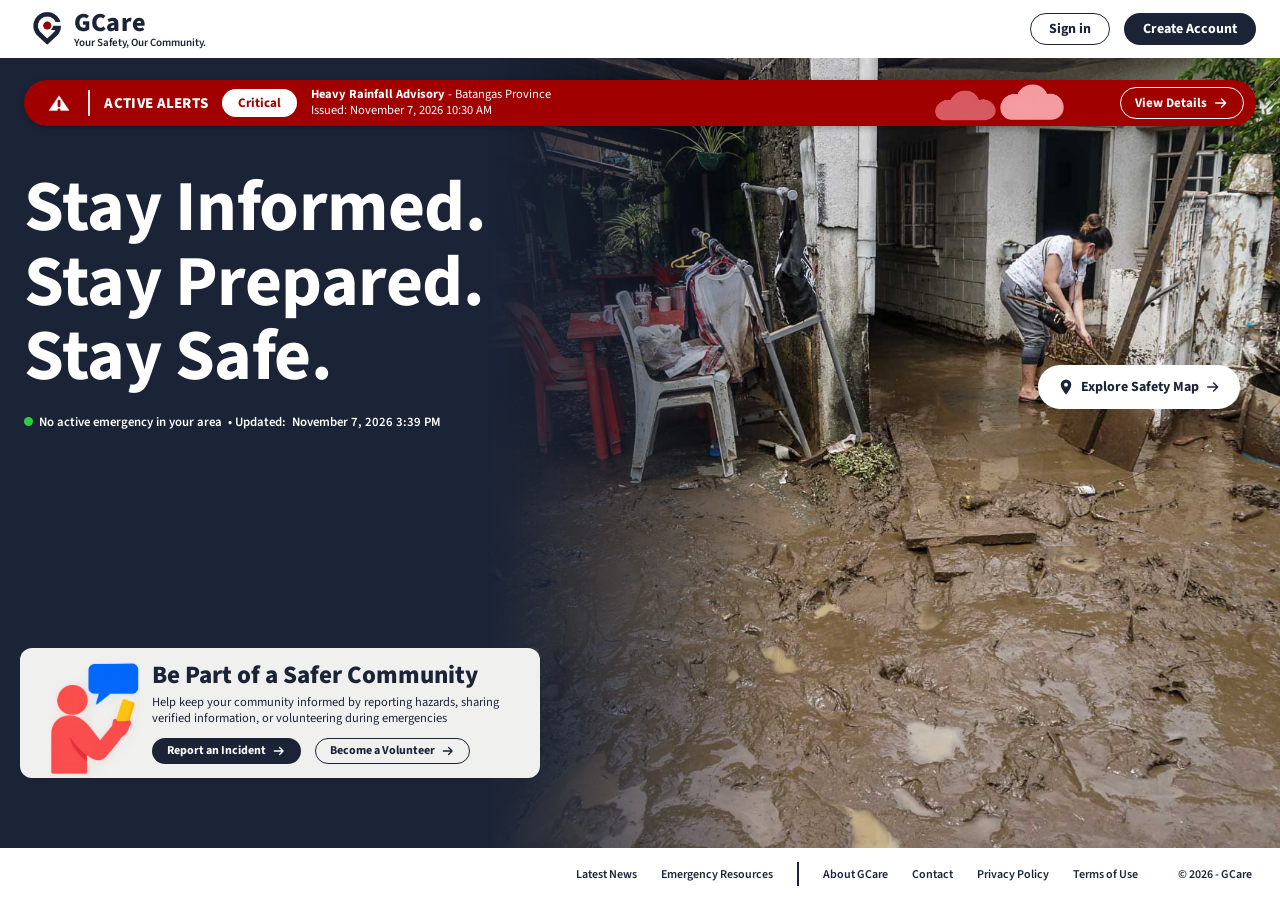
<file: index.html>
<!DOCTYPE html>
<html lang="en">
<head>
  <meta charset="UTF-8">
  <meta name="viewport" content="width=device-width, initial-scale=1">
  <title>GCare – Your Safety, Our Community</title>

  <link rel="preconnect" href="https://fonts.googleapis.com">
  <link rel="preconnect" href="https://fonts.gstatic.com" crossorigin>
  <link href="https://fonts.googleapis.com/css2?family=Source+Sans+3:wght@400;600;700;800&display=swap" rel="stylesheet">

  <link rel="stylesheet" href="css/style.css">
  <link rel="stylesheet" href="css/landing.css">
  <link rel="stylesheet" href="css/auth.css">
</head>
<body>

  <!-- ===== HEADER ===== -->
  <header class="site-header">
    <a href="index.html" class="brand" aria-label="GCare home">
      <img src="images/logo_gcare.jpg" alt="GCare logo" class="brand-logo">
      <span class="brand-text">
        <span class="brand-name">GCare</span>
        <span class="brand-tag">Your Safety, Our Community.</span>
      </span>
    </a>

    <nav class="auth-nav" aria-label="Account">
      <a href="signin.html" class="btn btn-outline-dark" data-auth-open="login">Sign in</a>
      <a href="signup.html" class="btn btn-navy" data-auth-open="signup">Create Account</a>
    </nav>
  </header>

  <!-- ===== HERO ===== -->
  <main class="hero">

    <!-- Active alert banner -->
    <section class="alert-banner" aria-label="Active alerts">

      <img
        src="images/warning_icon.png"
        alt=""
        class="alert-icon"
        aria-hidden="true"
      >

      <span class="alert-divider" aria-hidden="true"></span>

      <strong class="alert-title">ACTIVE ALERTS</strong>

      <span class="alert-level" id="alertLevel">Critical</span>

      <p class="alert-text">
        <strong id="alertHeadline">Heavy Rainfall Advisory</strong> -
        <span id="alertArea">Batangas Province</span><br>
        <span id="alertIssued">Issued: November 7, 2026 10:30 AM</span>
      </p>

      <img
        src="images/clouds.png"
        alt=""
        class="alert-clouds"
        aria-hidden="true"
      >

      <button type="button" class="btn btn-outline-light alert-btn" id="viewDetailsBtn">
        View Details

        <!-- Arrow icon -->
        <svg class="arrow" viewBox="0 0 24 24" aria-hidden="true">
          <path d="M4 12h15M13 6l6 6-6 6"
            fill="none"
            stroke="currentColor"
            stroke-width="2.2"
            stroke-linecap="round"
            stroke-linejoin="round"/>
        </svg>
      </button>
    </section>

    <!-- Headline + status -->
    <div class="hero-copy">
      <h1>
        Stay Informed.<br>
        Stay Prepared.<br>
        Stay Safe.
      </h1>

      <p class="status">
        <span class="status-dot" aria-hidden="true"></span>
        <span id="statusText">No active emergency in your area</span>
        &bull; Updated:
        <time id="statusTime">November 7, 2026 3:39 PM</time>
      </p>
    </div>

    <!-- Explore map -->
    <a href="feed.html" class="btn btn-white explore-btn">

      <!-- Map pin icon -->
      <svg class="pin" viewBox="0 0 24 24" aria-hidden="true">
        <path d="M12 2a7 7 0 0 0-7 7c0 5.2 7 13 7 13s7-7.8 7-13a7 7 0 0 0-7-7z" fill="#1b2437"/>
        <circle cx="12" cy="9" r="2.6" fill="#fff"/>
      </svg>

      Explore Safety Map

      <svg class="arrow" viewBox="0 0 24 24" aria-hidden="true">
        <path d="M4 12h15M13 6l6 6-6 6"
          fill="none"
          stroke="currentColor"
          stroke-width="2.2"
          stroke-linecap="round"
          stroke-linejoin="round"/>
      </svg>
    </a>

    <!-- Community card -->
    <section class="community-card" aria-labelledby="communityTitle">

      <!-- Community illustration -->
      <img
        src="images/person_landing.png"
        alt=""
        class="community-art"
        aria-hidden="true"
      >

      <div class="community-body">
        <h2 id="communityTitle">Be Part of a Safer Community</h2>

        <p>
          Help keep your community informed by reporting hazards,
          sharing verified information, or volunteering during emergencies
        </p>

        <div class="community-actions">
          <a href="report.html" class="btn btn-navy">
            Report an Incident
            <svg class="arrow" viewBox="0 0 24 24" aria-hidden="true">
              <path d="M4 12h15M13 6l6 6-6 6"
                fill="none"
                stroke="currentColor"
                stroke-width="2.2"
                stroke-linecap="round"
                stroke-linejoin="round"/>
            </svg>
          </a>

          <a href="report.html" class="btn btn-outline-dark">
            Become a Volunteer
            <svg class="arrow" viewBox="0 0 24 24" aria-hidden="true">
              <path d="M4 12h15M13 6l6 6-6 6"
                fill="none"
                stroke="currentColor"
                stroke-width="2.2"
                stroke-linecap="round"
                stroke-linejoin="round"/>
            </svg>
          </a>
        </div>
      </div>
    </section>
  </main>

  <!-- ===== FOOTER ===== -->
  <footer class="site-footer">
    <nav class="footer-nav" aria-label="Footer">
      <a href="news.html">Latest News</a>
      <a href="emergency-resources.html">Emergency Resources</a>
      <span class="footer-sep" aria-hidden="true"></span>
      <a href="about.html">About GCare</a>
      <a href="contact.html">Contact</a>
      <a href="privacy.html">Privacy Policy</a>
      <a href="terms.html">Terms of Use</a>
    </nav>

    <small class="copyright">
      &copy; <span class="copyright-year">2026</span> - GCare
    </small>
  </footer>

  <!-- ===== ALERT DETAILS POP-UP ===== -->
  <dialog id="alertModal" class="modal" aria-labelledby="modalTitle">
    <button type="button" class="modal-close" id="modalClose" aria-label="Close">&times;</button>

    <span class="alert-level" id="modalLevel">Critical</span>

    <h3 id="modalTitle">Heavy Rainfall Advisory</h3>

    <p class="modal-meta" id="modalMeta"></p>

    <div class="modal-body" id="modalBody"></div>

    <div class="modal-actions">
      <a href="alerts.html" class="btn btn-navy">See all alerts</a>
      <button type="button" class="btn btn-outline-dark" id="modalDone">Close</button>
    </div>
  </dialog>

  <!-- ===== SIGN IN / CREATE ACCOUNT POP-UP ===== -->
  <dialog id="authModal" class="auth-modal" aria-labelledby="authTitle">
    <div class="auth-dialog">
      <button type="button" class="auth-close" aria-label="Close" data-auth-close>&times;</button>

      <!-- Left: form card -->
      <section class="auth-card">
        <h2 id="authTitle" class="auth-title">Welcome Back</h2>
        <p class="auth-sub" id="authSub">Sign in to continue to your GCare Account</p>

        <div class="auth-tabs" role="tablist" data-active="login">
          <button type="button" role="tab" class="is-active" aria-selected="true" data-auth-tab="login">Log In</button>
          <button type="button" role="tab" aria-selected="false" data-auth-tab="signup">Sign Up</button>
        </div>

        <!-- LOG IN -->
        <form class="auth-form" id="loginForm" novalidate>
          <label for="loginEmail">Email Address</label>
          <div class="auth-field">
            <svg viewBox="0 0 24 24" aria-hidden="true"><rect x="3" y="5" width="18" height="14" rx="2"/><path d="m3 7 9 6 9-6"/></svg>
            <input id="loginEmail" type="email" placeholder="you@example.com" autocomplete="email">
          </div>

          <label for="loginPass">Password</label>
          <div class="auth-field">
            <svg viewBox="0 0 24 24" aria-hidden="true"><rect x="5" y="11" width="14" height="9" rx="2"/><path d="M8 11V8a4 4 0 0 1 8 0v3"/></svg>
            <input id="loginPass" type="password" placeholder="Enter your password" autocomplete="current-password">
            <button type="button" class="auth-eye" aria-label="Show password" data-toggle-pass="loginPass">
              <svg viewBox="0 0 24 24"><path d="M2 12s3.5-7 10-7 10 7 10 7-3.5 7-10 7S2 12 2 12Z"/><circle cx="12" cy="12" r="3"/></svg>
            </button>
          </div>

          <div class="auth-row">
            <label class="auth-check"><input type="checkbox" id="rememberMe"> Remember me</label>
            <a href="#" class="auth-link" id="forgotLink">Forgot password?</a>
          </div>

          <p class="auth-error" id="loginError" role="alert"></p>
          <button type="submit" class="auth-primary">
            Log In
            <svg class="arrow" viewBox="0 0 24 24" aria-hidden="true"><path d="M4 12h15M13 6l6 6-6 6" fill="none" stroke="currentColor" stroke-width="2.2" stroke-linecap="round" stroke-linejoin="round"/></svg>
          </button>
        </form>

        <!-- SIGN UP -->
        <form class="auth-form" id="signupForm" novalidate hidden>
          <label for="signName">Full Name</label>
          <div class="auth-field">
            <svg viewBox="0 0 24 24" aria-hidden="true"><circle cx="12" cy="8" r="4"/><path d="M4 21c0-4 4-6 8-6s8 2 8 6"/></svg>
            <input id="signName" type="text" placeholder="Enter your full name" autocomplete="name">
          </div>

          <label for="signEmail">Email Address</label>
          <div class="auth-field">
            <svg viewBox="0 0 24 24" aria-hidden="true"><rect x="3" y="5" width="18" height="14" rx="2"/><path d="m3 7 9 6 9-6"/></svg>
            <input id="signEmail" type="email" placeholder="you@example.com" autocomplete="email">
          </div>

          <label for="signPass">Password</label>
          <div class="auth-field">
            <svg viewBox="0 0 24 24" aria-hidden="true"><rect x="5" y="11" width="14" height="9" rx="2"/><path d="M8 11V8a4 4 0 0 1 8 0v3"/></svg>
            <input id="signPass" type="password" placeholder="At least 8 characters" autocomplete="new-password">
            <button type="button" class="auth-eye" aria-label="Show password" data-toggle-pass="signPass">
              <svg viewBox="0 0 24 24"><path d="M2 12s3.5-7 10-7 10 7 10 7-3.5 7-10 7S2 12 2 12Z"/><circle cx="12" cy="12" r="3"/></svg>
            </button>
          </div>

          <label for="signConfirm">Confirm Password</label>
          <div class="auth-field">
            <svg viewBox="0 0 24 24" aria-hidden="true"><rect x="5" y="11" width="14" height="9" rx="2"/><path d="M8 11V8a4 4 0 0 1 8 0v3"/></svg>
            <input id="signConfirm" type="password" placeholder="Re-enter your password" autocomplete="new-password">
            <button type="button" class="auth-eye" aria-label="Show password" data-toggle-pass="signConfirm">
              <svg viewBox="0 0 24 24"><path d="M2 12s3.5-7 10-7 10 7 10 7-3.5 7-10 7S2 12 2 12Z"/><circle cx="12" cy="12" r="3"/></svg>
            </button>
          </div>

          <label class="auth-check auth-terms">
            <input type="checkbox" id="signTerms">
            <span>I agree to the GCare
              <a href="terms.html" class="auth-link" data-legal="terms">Terms of Use</a> and
              <a href="privacy.html" class="auth-link" data-legal="privacy">Privacy Policy</a></span>
          </label>

          <p class="auth-error" id="signupError" role="alert"></p>
          <button type="submit" class="auth-primary">
            Create Account
            <svg class="arrow" viewBox="0 0 24 24" aria-hidden="true"><path d="M4 12h15M13 6l6 6-6 6" fill="none" stroke="currentColor" stroke-width="2.2" stroke-linecap="round" stroke-linejoin="round"/></svg>
          </button>
        </form>

        <div class="auth-divider"><span>or continue with</span></div>
        <button type="button" class="auth-google" id="googleBtn">
          <svg viewBox="0 0 48 48" aria-hidden="true"><path fill="#EA4335" d="M24 9.5c3.5 0 6.6 1.2 9.1 3.6l6.8-6.8C35.8 2.4 30.3 0 24 0 14.6 0 6.5 5.4 2.6 13.2l7.9 6.1C12.4 13.6 17.7 9.5 24 9.5z"/><path fill="#4285F4" d="M46.1 24.5c0-1.6-.1-3.1-.4-4.5H24v9h12.4c-.5 2.9-2.2 5.3-4.6 6.9l7.1 5.5c4.3-4 6.8-9.9 6.8-16.9z"/><path fill="#FBBC05" d="M10.5 28.7a14.5 14.5 0 0 1 0-9.4l-7.9-6.1a24 24 0 0 0 0 21.6l7.9-6.1z"/><path fill="#34A853" d="M24 48c6.5 0 11.9-2.1 15.9-5.8l-7.1-5.5c-2 1.4-4.7 2.3-8.8 2.3-6.3 0-11.6-4.1-13.5-9.8l-7.9 6.1C6.5 42.6 14.6 48 24 48z"/></svg>
          Continue with Google
        </button>

        <p class="auth-switch" id="authSwitch"></p>
      </section>

      <!-- Right: welcome panel (hidden on small screens) -->
      <aside class="auth-side">
        <h2>Welcome to GCare</h2>
        <p class="auth-tagline">Your Safety. <em>Our Community.</em></p>
        <p class="auth-lede">Stay informed, report emergencies, and connect with your community through GCare.</p>
        <ul>
          <li>
            <span class="auth-icon"><svg viewBox="0 0 24 24" aria-hidden="true"><path d="M6 17V11a6 6 0 0 1 12 0v6l2 2H4l2-2Z"/><path d="M10 21h4"/></svg></span>
            <div><strong>Stay Updated</strong><p>Receive important community alerts and safety updates.</p></div>
          </li>
          <li>
            <span class="auth-icon"><svg viewBox="0 0 24 24" aria-hidden="true"><path d="M12 3 2 20h20L12 3Z"/><path d="M12 10v4M12 17v.5" stroke="#fff"/></svg></span>
            <div><strong>Report Hazards</strong><p>Help your community by reporting incidents and hazards.</p></div>
          </li>
          <li>
            <span class="auth-icon"><svg viewBox="0 0 24 24" aria-hidden="true"><circle cx="12" cy="8" r="3"/><circle cx="5" cy="10" r="2.2"/><circle cx="19" cy="10" r="2.2"/><path d="M6 20c0-3.5 3-5 6-5s6 1.5 6 5M1 19c0-2.5 2-4 4-4M23 19c0-2.5-2-4-4-4"/></svg></span>
            <div><strong>Find Help</strong><p>Access emergency resources, evacuation centers and community assistance.</p></div>
          </li>
        </ul>
      </aside>
    </div>
  </dialog>

  <!-- ===== TERMS / PRIVACY POP-UP (content is loaded from terms.html / privacy.html) ===== -->
  <dialog id="legalModal" class="legal-modal" aria-labelledby="legalTitle">
    <header class="legal-modal-head">
      <div>
        <h3 id="legalTitle">Terms of Use</h3>
        <p class="legal-modal-date" id="legalDate"></p>
      </div>
      <button type="button" class="legal-modal-x" aria-label="Close" data-legal-close>&times;</button>
    </header>
    <div class="legal-modal-body" id="legalBody" tabindex="0"></div>
    <footer class="legal-modal-foot">
      <button type="button" class="btn btn-navy" data-legal-close>Close</button>
    </footer>
  </dialog>

  <!-- ===== JAVASCRIPT ===== -->
  <script src="js/script.js"></script>
  <script src="js/landing.js"></script>
  <script src="js/auth.js"></script>

</body>
</html>
</file>
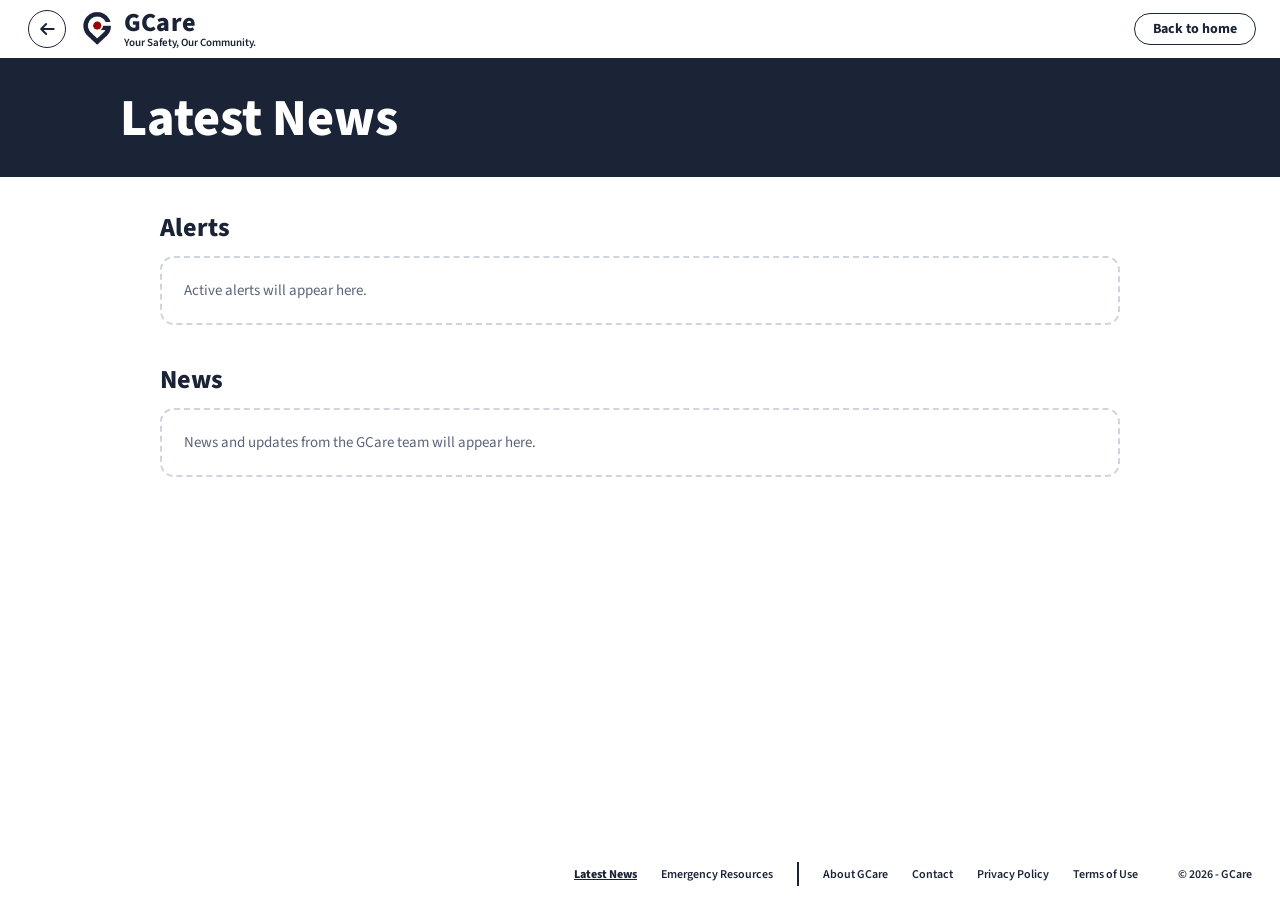
<file: news.html>
<!DOCTYPE html>
<html lang="en">
<head>
  <meta charset="UTF-8">
  <meta name="viewport" content="width=device-width, initial-scale=1">
  <title>Latest News – GCare</title>
  <link rel="preconnect" href="https://fonts.googleapis.com">
  <link rel="preconnect" href="https://fonts.gstatic.com" crossorigin>
  <link href="https://fonts.googleapis.com/css2?family=Source+Sans+3:wght@400;600;700;800&display=swap" rel="stylesheet">
  <link rel="stylesheet" href="css/style.css">
  <link rel="stylesheet" href="css/news.css">
</head>
<body class="news-page">

  <!-- ===== HEADER: back arrow + logo ===== -->
  <header class="site-header">
    <div class="header-left">
      <!-- Goes back to the previous page; falls back to index.html (see js/news.js) -->
      <a href="index.html" class="back-link" data-back aria-label="Go back">
        <!-- CUSTOM ICON (SVG): back arrow -->
        <svg viewBox="0 0 24 24" aria-hidden="true"><path d="M20 12H5M11 6l-6 6 6 6" fill="none" stroke="currentColor" stroke-width="2.4" stroke-linecap="round" stroke-linejoin="round"/></svg>
      </a>
      <a href="index.html" class="brand" aria-label="GCare home">
        <img src="images/logo_gcare.jpg" alt="GCare logo" class="brand-logo">
        <span class="brand-text">
          <span class="brand-name">GCare</span>
          <span class="brand-tag">Your Safety, Our Community.</span>
        </span>
      </a>
    </div>
    <a href="index.html" class="btn btn-outline-dark header-home">Back to home</a>
  </header>

  <main>
    <!-- Title band -->
    <section class="news-hero">
      <div class="news-inner">
        <h1>Latest News</h1>
      </div>
    </section>

    <div class="news-inner news-body">

      <!-- Alerts live inside this page (the landing page "See all alerts" button links to news.html#alerts) -->
      <section id="alerts" class="news-section">
        <h2>Alerts</h2>
        <p class="placeholder">Active alerts will appear here.</p>
      </section>

      <section id="news" class="news-section">
        <h2>News</h2>
        <p class="placeholder">News and updates from the GCare team will appear here.</p>
      </section>

    </div>
  </main>

  <!-- ===== FOOTER ===== -->
  <footer class="site-footer">
    <nav class="footer-nav" aria-label="Footer">
      <a href="news.html" aria-current="page">Latest News</a>
      <a href="emergency-resources.html">Emergency Resources</a>
      <span class="footer-sep" aria-hidden="true"></span>
      <a href="about.html">About GCare</a>
      <a href="contact.html">Contact</a>
      <a href="privacy.html">Privacy Policy</a>
      <a href="terms.html">Terms of Use</a>
    </nav>
    <small class="copyright">&copy; <span class="copyright-year">2026</span> - GCare</small>
  </footer>

  <script src="js/script.js"></script>
  <script src="js/news.js"></script>
</body>
</html>
</file>
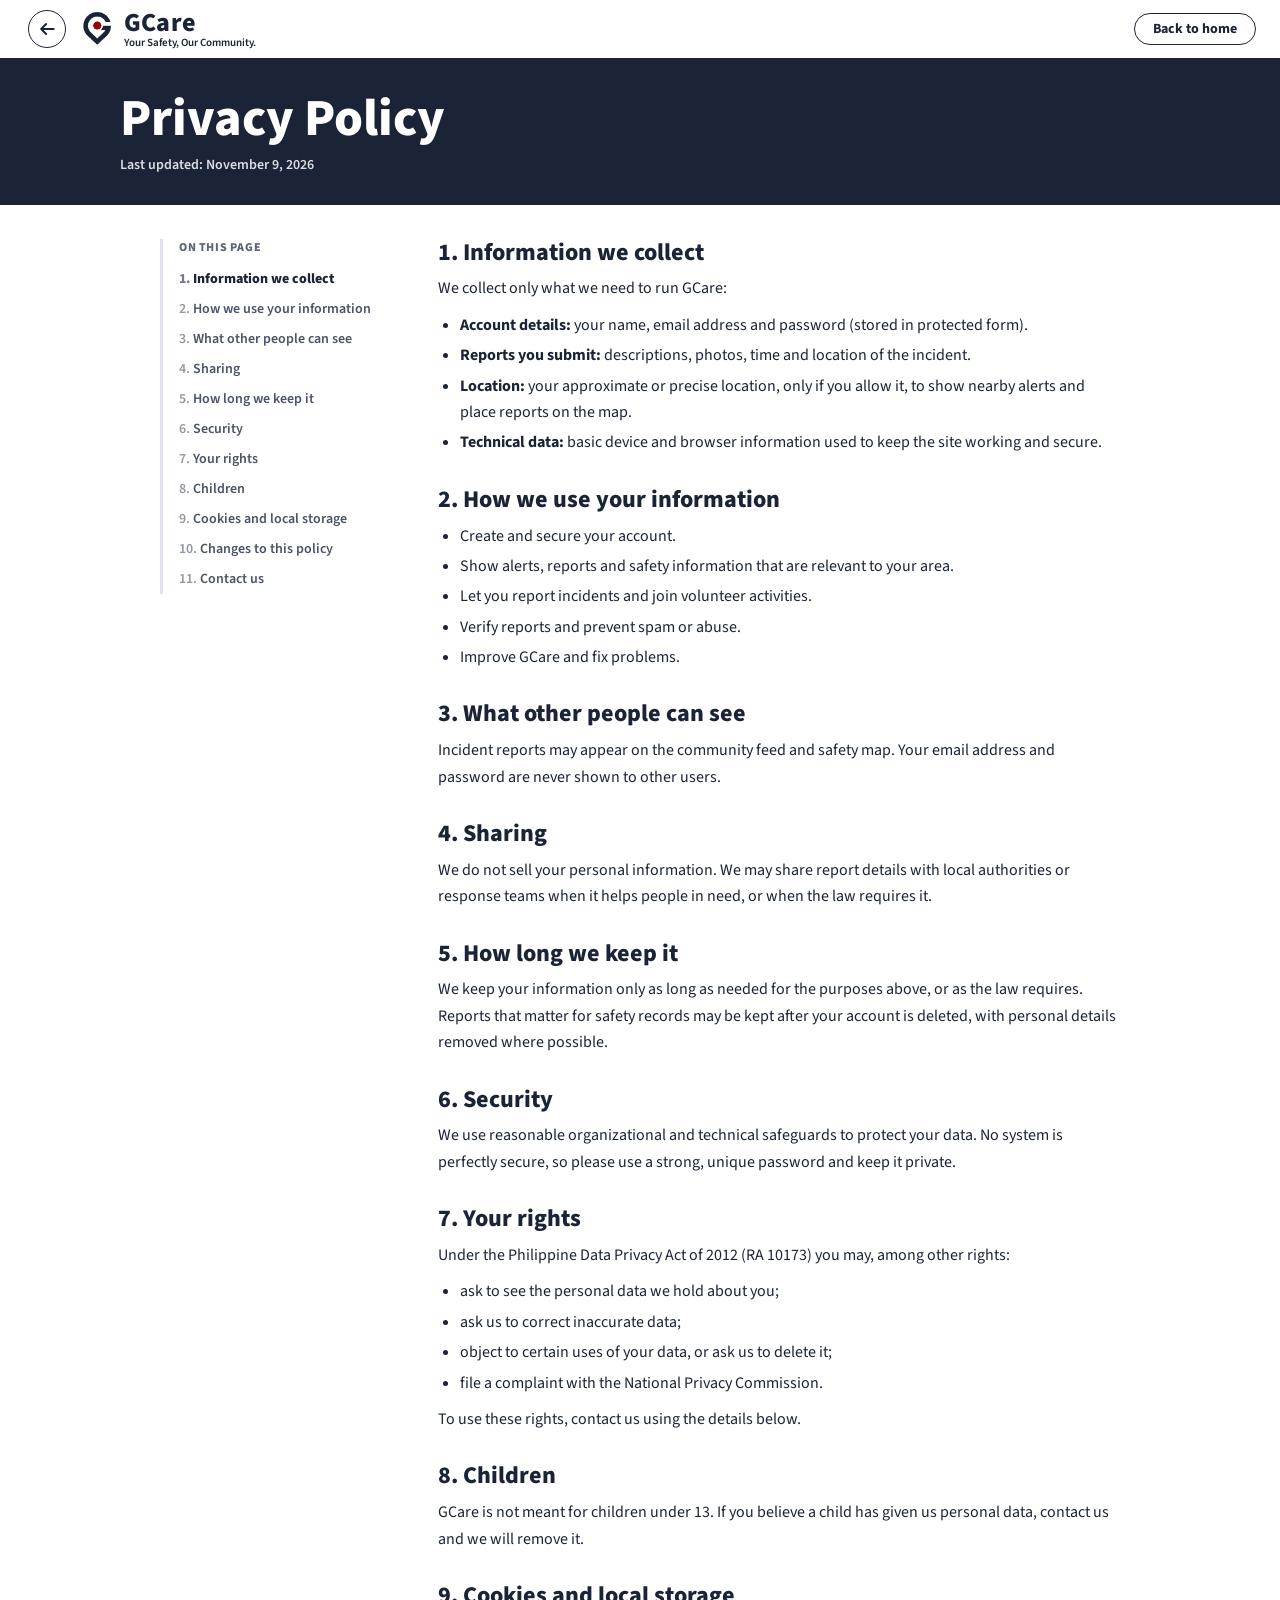
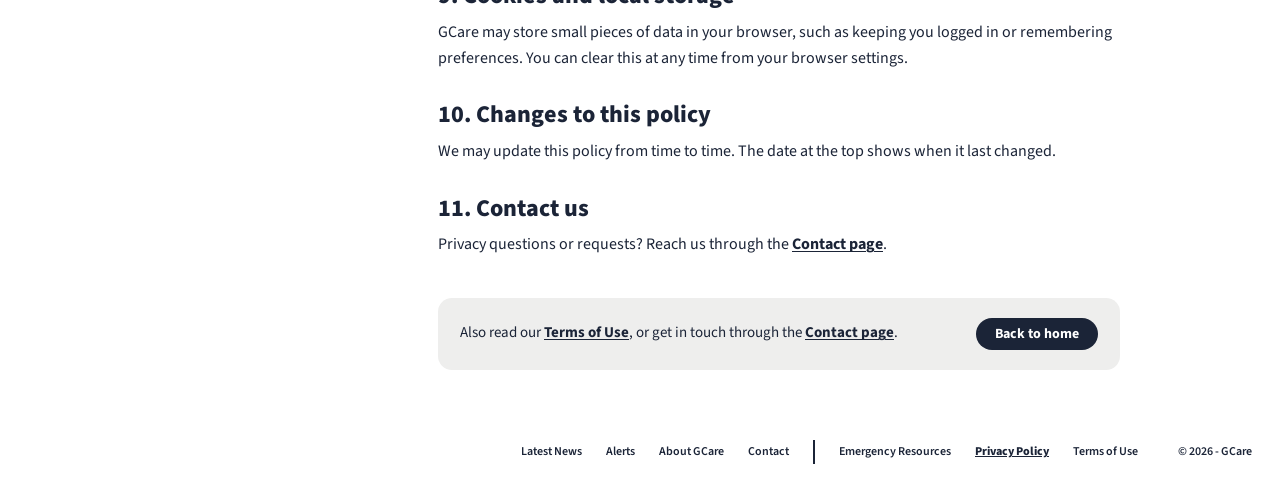
<file: privacy.html>
<!DOCTYPE html>
<html lang="en">
<head>
  <meta charset="UTF-8">
  <meta name="viewport" content="width=device-width, initial-scale=1">
  <title>Privacy Policy – GCare</title>
  <link rel="preconnect" href="https://fonts.googleapis.com">
  <link rel="preconnect" href="https://fonts.gstatic.com" crossorigin>
  <link href="https://fonts.googleapis.com/css2?family=Source+Sans+3:wght@400;600;700;800&display=swap" rel="stylesheet">
  <link rel="stylesheet" href="css/style.css">
  <link rel="stylesheet" href="css/legal.css">
</head>
<body class="legal-page">

  <!-- ===== HEADER: back arrow + logo (both go back) ===== -->
  <header class="site-header">
    <div class="header-left">
      <!-- Goes back to the previous page; falls back to index.html (see js/legal.js) -->
      <a href="index.html" class="back-link" data-back aria-label="Go back">
        <!-- CUSTOM ICON (SVG): back arrow -->
        <svg viewBox="0 0 24 24" aria-hidden="true"><path d="M20 12H5M11 6l-6 6 6 6" fill="none" stroke="currentColor" stroke-width="2.4" stroke-linecap="round" stroke-linejoin="round"/></svg>
      </a>
      <a href="index.html" class="brand" aria-label="GCare home">
        <img src="images/logo_gcare.jpg" alt="GCare logo" class="brand-logo">
        <span class="brand-text">
          <span class="brand-name">GCare</span>
          <span class="brand-tag">Your Safety, Our Community.</span>
        </span>
      </a>
    </div>
    <a href="index.html" class="btn btn-outline-dark header-home">Back to home</a>
  </header>

  <main>
    <!-- Title band -->
    <section class="legal-hero">
      <div class="legal-hero-inner">
        <h1>Privacy Policy</h1>
        <p class="legal-date">Last updated: November 9, 2026</p>
      </div>
    </section>

    <div class="legal-wrap">
      <!-- Table of contents (sticky on desktop) -->
      <nav class="toc" aria-label="On this page">
        <p class="toc-title">On this page</p>
        <ol>
          <li><a href="#collect">Information we collect</a></li>
          <li><a href="#use">How we use your information</a></li>
          <li><a href="#public">What other people can see</a></li>
          <li><a href="#sharing">Sharing</a></li>
          <li><a href="#retention">How long we keep it</a></li>
          <li><a href="#security">Security</a></li>
          <li><a href="#rights">Your rights</a></li>
          <li><a href="#children">Children</a></li>
          <li><a href="#cookies">Cookies and local storage</a></li>
          <li><a href="#changes">Changes to this policy</a></li>
          <li><a href="#contact">Contact us</a></li>
        </ol>
      </nav>

      <article class="legal-article">
        <section id="collect">
          <h2>1. Information we collect</h2>
          <p>We collect only what we need to run GCare:</p>
          <ul>
            <li><strong>Account details:</strong> your name, email address and password (stored in protected form).</li>
            <li><strong>Reports you submit:</strong> descriptions, photos, time and location of the incident.</li>
            <li><strong>Location:</strong> your approximate or precise location, only if you allow it, to show nearby alerts and place reports on the map.</li>
            <li><strong>Technical data:</strong> basic device and browser information used to keep the site working and secure.</li>
          </ul>
        </section>

        <section id="use">
          <h2>2. How we use your information</h2>
          <ul>
            <li>Create and secure your account.</li>
            <li>Show alerts, reports and safety information that are relevant to your area.</li>
            <li>Let you report incidents and join volunteer activities.</li>
            <li>Verify reports and prevent spam or abuse.</li>
            <li>Improve GCare and fix problems.</li>
          </ul>
        </section>

        <section id="public">
          <h2>3. What other people can see</h2>
          <p>Incident reports may appear on the community feed and safety map. Your email address and password are never shown to other users.</p>
        </section>

        <section id="sharing">
          <h2>4. Sharing</h2>
          <p>We do not sell your personal information. We may share report details with local authorities or response teams when it helps people in need, or when the law requires it.</p>
        </section>

        <section id="retention">
          <h2>5. How long we keep it</h2>
          <p>We keep your information only as long as needed for the purposes above, or as the law requires. Reports that matter for safety records may be kept after your account is deleted, with personal details removed where possible.</p>
        </section>

        <section id="security">
          <h2>6. Security</h2>
          <p>We use reasonable organizational and technical safeguards to protect your data. No system is perfectly secure, so please use a strong, unique password and keep it private.</p>
        </section>

        <section id="rights">
          <h2>7. Your rights</h2>
          <p>Under the Philippine Data Privacy Act of 2012 (RA 10173) you may, among other rights:</p>
          <ul>
            <li>ask to see the personal data we hold about you;</li>
            <li>ask us to correct inaccurate data;</li>
            <li>object to certain uses of your data, or ask us to delete it;</li>
            <li>file a complaint with the National Privacy Commission.</li>
          </ul>
          <p>To use these rights, contact us using the details below.</p>
        </section>

        <section id="children">
          <h2>8. Children</h2>
          <p>GCare is not meant for children under 13. If you believe a child has given us personal data, contact us and we will remove it.</p>
        </section>

        <section id="cookies">
          <h2>9. Cookies and local storage</h2>
          <p>GCare may store small pieces of data in your browser, such as keeping you logged in or remembering preferences. You can clear this at any time from your browser settings.</p>
        </section>

        <section id="changes">
          <h2>10. Changes to this policy</h2>
          <p>We may update this policy from time to time. The date at the top shows when it last changed.</p>
        </section>

        <section id="contact">
          <h2>11. Contact us</h2>
          <p>Privacy questions or requests? Reach us through the <a href="contact.html">Contact page</a>.</p>
        </section>


        <!-- Links to the other page + contact -->
        <aside class="legal-next">
          <p>Also read our <a href="terms.html">Terms of Use</a>, or get in touch through the <a href="contact.html">Contact page</a>.</p>
          <a href="index.html" class="btn btn-navy">Back to home</a>
        </aside>
      </article>
    </div>
  </main>

  <!-- ===== FOOTER (same as landing page) ===== -->
  <footer class="site-footer">
    <nav class="footer-nav" aria-label="Footer">
      <a href="news.html">Latest News</a>
      <a href="alerts.html">Alerts</a>
      <a href="about.html">About GCare</a>
      <a href="contact.html">Contact</a>
      <span class="footer-sep" aria-hidden="true"></span>
      <a href="emergency-resources.html">Emergency Resources</a>
      <a href="privacy.html" aria-current="page">Privacy Policy</a>
      <a href="terms.html">Terms of Use</a>
    </nav>
    <small class="copyright">&copy; <span class="copyright-year">2026</span> - GCare</small>
  </footer>

  <script src="js/script.js"></script>
  <script src="js/legal.js"></script>
</body>
</html>
</file>
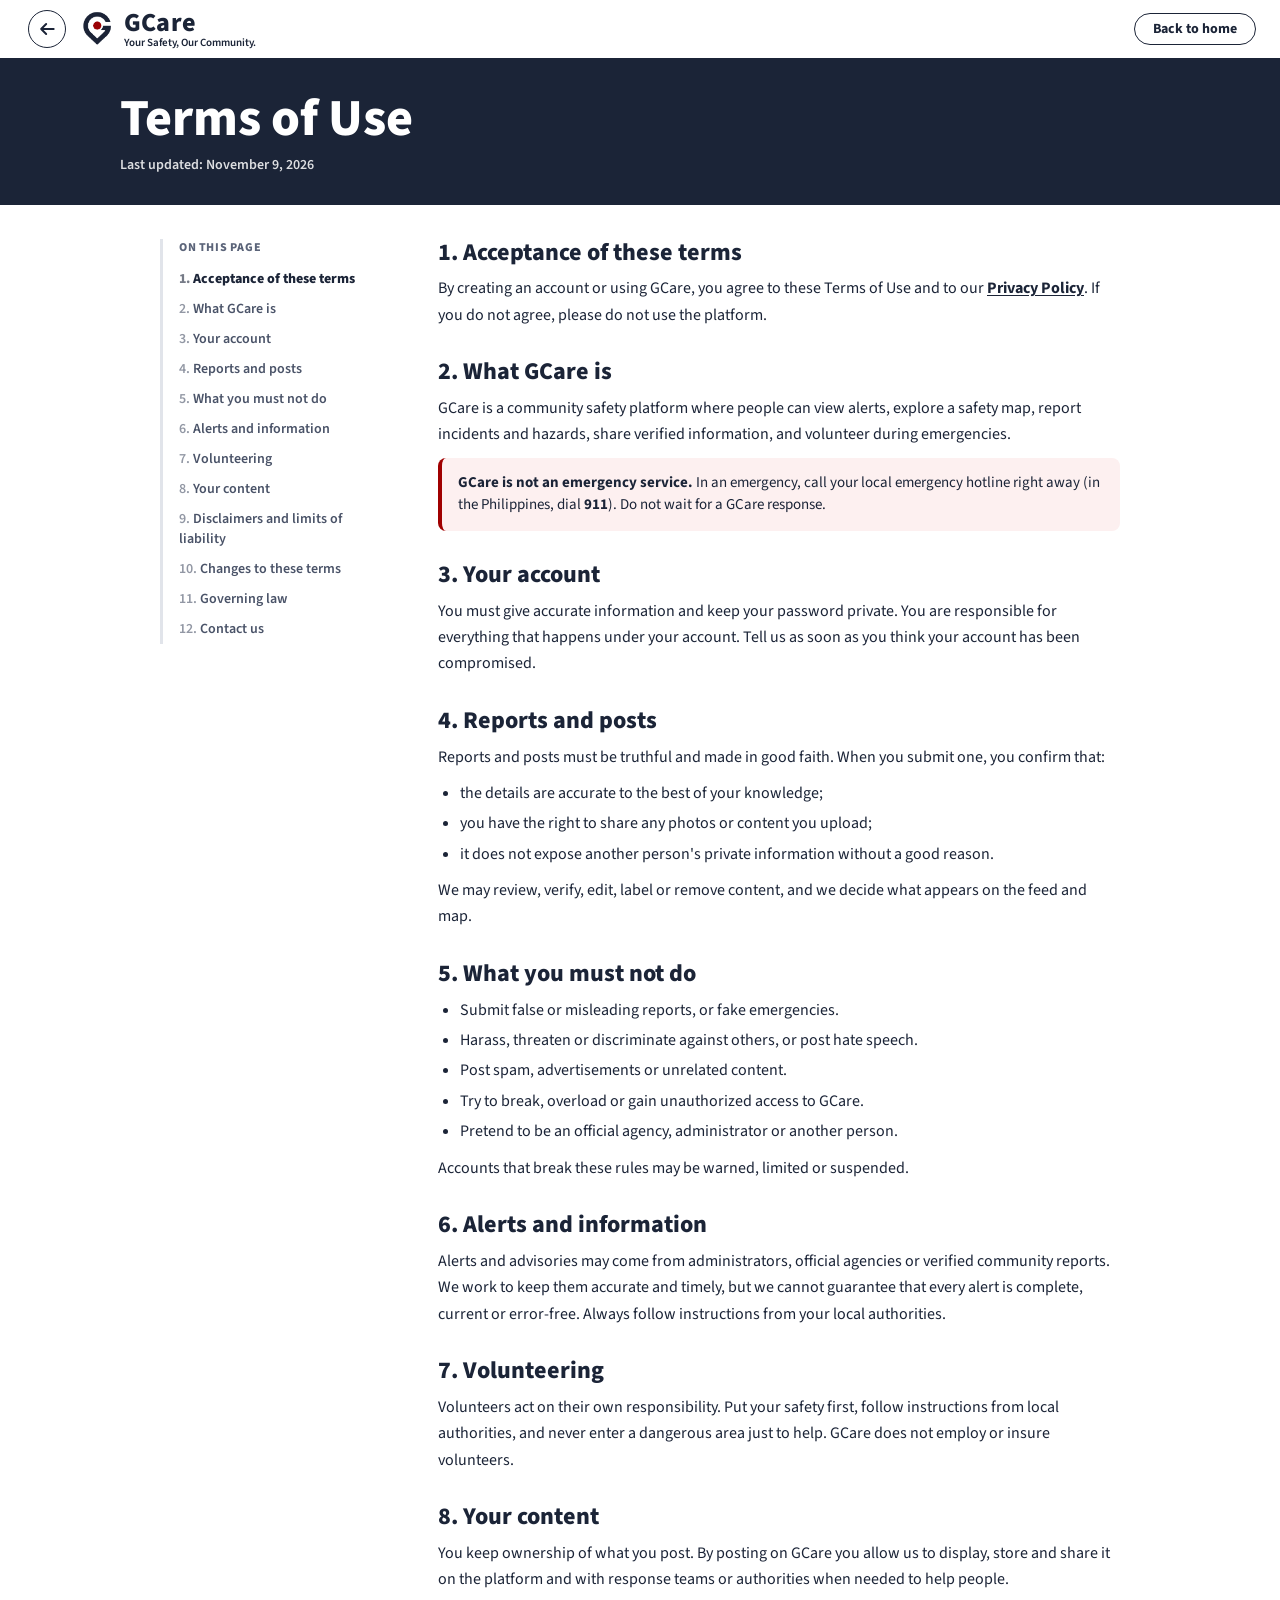
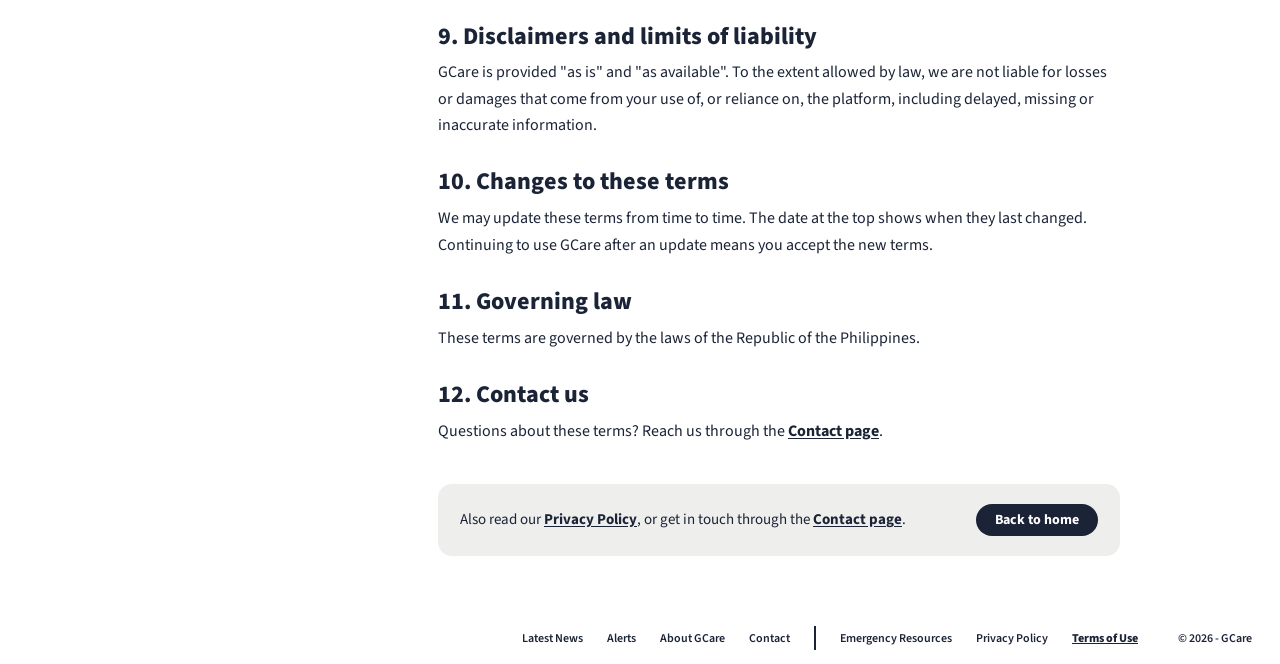
<file: terms.html>
<!DOCTYPE html>
<html lang="en">
<head>
  <meta charset="UTF-8">
  <meta name="viewport" content="width=device-width, initial-scale=1">
  <title>Terms of Use – GCare</title>
  <link rel="preconnect" href="https://fonts.googleapis.com">
  <link rel="preconnect" href="https://fonts.gstatic.com" crossorigin>
  <link href="https://fonts.googleapis.com/css2?family=Source+Sans+3:wght@400;600;700;800&display=swap" rel="stylesheet">
  <link rel="stylesheet" href="css/style.css">
  <link rel="stylesheet" href="css/legal.css">
</head>
<body class="legal-page">

  <!-- ===== HEADER: back arrow + logo (both go back) ===== -->
  <header class="site-header">
    <div class="header-left">
      <!-- Goes back to the previous page; falls back to index.html (see js/legal.js) -->
      <a href="index.html" class="back-link" data-back aria-label="Go back">
        <!-- CUSTOM ICON (SVG): back arrow -->
        <svg viewBox="0 0 24 24" aria-hidden="true"><path d="M20 12H5M11 6l-6 6 6 6" fill="none" stroke="currentColor" stroke-width="2.4" stroke-linecap="round" stroke-linejoin="round"/></svg>
      </a>
      <a href="index.html" class="brand" aria-label="GCare home">
        <img src="images/logo_gcare.jpg" alt="GCare logo" class="brand-logo">
        <span class="brand-text">
          <span class="brand-name">GCare</span>
          <span class="brand-tag">Your Safety, Our Community.</span>
        </span>
      </a>
    </div>
    <a href="index.html" class="btn btn-outline-dark header-home">Back to home</a>
  </header>

  <main>
    <!-- Title band -->
    <section class="legal-hero">
      <div class="legal-hero-inner">
        <h1>Terms of Use</h1>
        <p class="legal-date">Last updated: November 9, 2026</p>
      </div>
    </section>

    <div class="legal-wrap">
      <!-- Table of contents (sticky on desktop) -->
      <nav class="toc" aria-label="On this page">
        <p class="toc-title">On this page</p>
        <ol>
          <li><a href="#acceptance">Acceptance of these terms</a></li>
          <li><a href="#about">What GCare is</a></li>
          <li><a href="#accounts">Your account</a></li>
          <li><a href="#reports">Reports and posts</a></li>
          <li><a href="#conduct">What you must not do</a></li>
          <li><a href="#alerts">Alerts and information</a></li>
          <li><a href="#volunteering">Volunteering</a></li>
          <li><a href="#content">Your content</a></li>
          <li><a href="#liability">Disclaimers and limits of liability</a></li>
          <li><a href="#changes">Changes to these terms</a></li>
          <li><a href="#law">Governing law</a></li>
          <li><a href="#contact">Contact us</a></li>
        </ol>
      </nav>

      <article class="legal-article">
        <section id="acceptance">
          <h2>1. Acceptance of these terms</h2>
          <p>By creating an account or using GCare, you agree to these Terms of Use and to our <a href="privacy.html">Privacy Policy</a>. If you do not agree, please do not use the platform.</p>
        </section>

        <section id="about">
          <h2>2. What GCare is</h2>
          <p>GCare is a community safety platform where people can view alerts, explore a safety map, report incidents and hazards, share verified information, and volunteer during emergencies.</p>
          <div class="callout"><strong>GCare is not an emergency service.</strong> In an emergency, call your local emergency hotline right away (in the Philippines, dial <strong>911</strong>). Do not wait for a GCare response.</div>
        </section>

        <section id="accounts">
          <h2>3. Your account</h2>
          <p>You must give accurate information and keep your password private. You are responsible for everything that happens under your account. Tell us as soon as you think your account has been compromised.</p>
        </section>

        <section id="reports">
          <h2>4. Reports and posts</h2>
          <p>Reports and posts must be truthful and made in good faith. When you submit one, you confirm that:</p>
          <ul>
            <li>the details are accurate to the best of your knowledge;</li>
            <li>you have the right to share any photos or content you upload;</li>
            <li>it does not expose another person's private information without a good reason.</li>
          </ul>
          <p>We may review, verify, edit, label or remove content, and we decide what appears on the feed and map.</p>
        </section>

        <section id="conduct">
          <h2>5. What you must not do</h2>
          <ul>
            <li>Submit false or misleading reports, or fake emergencies.</li>
            <li>Harass, threaten or discriminate against others, or post hate speech.</li>
            <li>Post spam, advertisements or unrelated content.</li>
            <li>Try to break, overload or gain unauthorized access to GCare.</li>
            <li>Pretend to be an official agency, administrator or another person.</li>
          </ul>
          <p>Accounts that break these rules may be warned, limited or suspended.</p>
        </section>

        <section id="alerts">
          <h2>6. Alerts and information</h2>
          <p>Alerts and advisories may come from administrators, official agencies or verified community reports. We work to keep them accurate and timely, but we cannot guarantee that every alert is complete, current or error-free. Always follow instructions from your local authorities.</p>
        </section>

        <section id="volunteering">
          <h2>7. Volunteering</h2>
          <p>Volunteers act on their own responsibility. Put your safety first, follow instructions from local authorities, and never enter a dangerous area just to help. GCare does not employ or insure volunteers.</p>
        </section>

        <section id="content">
          <h2>8. Your content</h2>
          <p>You keep ownership of what you post. By posting on GCare you allow us to display, store and share it on the platform and with response teams or authorities when needed to help people.</p>
        </section>

        <section id="liability">
          <h2>9. Disclaimers and limits of liability</h2>
          <p>GCare is provided "as is" and "as available". To the extent allowed by law, we are not liable for losses or damages that come from your use of, or reliance on, the platform, including delayed, missing or inaccurate information.</p>
        </section>

        <section id="changes">
          <h2>10. Changes to these terms</h2>
          <p>We may update these terms from time to time. The date at the top shows when they last changed. Continuing to use GCare after an update means you accept the new terms.</p>
        </section>

        <section id="law">
          <h2>11. Governing law</h2>
          <p>These terms are governed by the laws of the Republic of the Philippines.</p>
        </section>

        <section id="contact">
          <h2>12. Contact us</h2>
          <p>Questions about these terms? Reach us through the <a href="contact.html">Contact page</a>.</p>
        </section>


        <!-- Links to the other page + contact -->
        <aside class="legal-next">
          <p>Also read our <a href="privacy.html">Privacy Policy</a>, or get in touch through the <a href="contact.html">Contact page</a>.</p>
          <a href="index.html" class="btn btn-navy">Back to home</a>
        </aside>
      </article>
    </div>
  </main>

  <!-- ===== FOOTER (same as landing page) ===== -->
  <footer class="site-footer">
    <nav class="footer-nav" aria-label="Footer">
      <a href="news.html">Latest News</a>
      <a href="alerts.html">Alerts</a>
      <a href="about.html">About GCare</a>
      <a href="contact.html">Contact</a>
      <span class="footer-sep" aria-hidden="true"></span>
      <a href="emergency-resources.html">Emergency Resources</a>
      <a href="privacy.html">Privacy Policy</a>
      <a href="terms.html" aria-current="page">Terms of Use</a>
    </nav>
    <small class="copyright">&copy; <span class="copyright-year">2026</span> - GCare</small>
  </footer>

  <script src="js/script.js"></script>
  <script src="js/legal.js"></script>
</body>
</html>
</file>
<file: css/style.css>
/* ===== GCare - shared styles (used by every page) =====
   Variables, reset, buttons, brand, header, footer.
   Page-specific styles live in their own file (landing.css, map.css, ...). */
:root {
  --navy: #1b2437;
  --red: #a00000;
  --card: #eeeeed;
  --green: #2ecc40;
  --header-h: 58px;
  --footer-h: 52px;
  --font: "Source Sans 3", "Segoe UI", Arial, sans-serif;
}
*, 
*::before, 
*::after { 
    box-sizing: border-box; 
}
html, body { margin: 0; }
body { font-family: var(--font); color: var(--navy); background: #fff; }
a { color: inherit; text-decoration: none; }
img { max-width: 100%; display: block; }
:focus-visible { outline: 3px solid #4da3ff; outline-offset: 2px; }

/* ----- Buttons ----- */
.btn {
  display: inline-flex; align-items: center; gap: 6px;
  padding: 8px 18px; border-radius: 999px; border: 1.5px solid transparent;
  font: 700 14px/1 var(--font); cursor: pointer; white-space: nowrap;
  transition: background .15s, color .15s;
}
.btn .arrow { width: 16px; height: 16px; flex: none; }
.btn-navy { background: var(--navy); color: #fff; }
.btn-outline-dark { background: transparent; color: var(--navy); border-color: var(--navy); }
.btn-outline-light { background: transparent; color: #fff; border-color: #fff; }
.btn-white { background: #fff; color: var(--navy); }

/* Hover effects only on devices that really hover (mouse/trackpad).
   Without this, touch screens keep the button "lit" after a tap. */
@media (hover: hover) {
  .btn-navy:hover { background: transparent; color: var(--navy); border-color: var(--navy); }
  .btn-outline-dark:hover { background: var(--navy); color: #fff; }
  .btn-outline-light:hover { background: #fff; color: var(--red); }
  .btn-white:hover { background: #f0f0f0; }
}
/* Brief press feedback for everyone (clears as soon as the tap ends) */
.btn:active { transform: scale(.97); }
.btn { -webkit-tap-highlight-color: transparent; }

/* ----- Brand ----- */
.brand { display: flex; align-items: center; gap: 8px; }
.brand-logo { width: 38px; height: 38px; object-fit: contain; }
.brand-text { display: flex; flex-direction: column; line-height: 1; }
.brand-name { font-size: 26px; font-weight: 800; letter-spacing: .2px; }
.brand-tag { font-size: 11px; font-weight: 600; margin-top: 1px; }
.brand-small .brand-logo { width: 28px; height: 28px; }
.brand-small .brand-name { font-size: 22px; }
.brand-small .brand-tag { font-size: 9px; }

/* ----- Header ----- */
.site-header {
  height: var(--header-h); padding: 0 24px 0 28px;
  display: flex; align-items: center; justify-content: space-between;
  background: #fff;
}
.auth-nav { display: flex; gap: 14px; }

/* ----- Footer ----- */
.site-footer {
  min-height: var(--footer-h); padding: 6px 28px 6px 14px;
  display: flex; align-items: center; justify-content: space-between; gap: 16px; flex-wrap: wrap;
  background: #fff; font-size: 12px; font-weight: 600;
}
.footer-nav { display: flex; align-items: center; gap: 24px; flex-wrap: wrap; margin-left: auto; margin-right: 24px; }
.footer-nav a:hover { text-decoration: underline; }
.footer-sep { width: 2px; height: 24px; background: var(--navy); }
.copyright { font-size: 12px; font-weight: 600; }

/* ----- Responsive (header/footer) ----- */
@media (max-width: 960px) {
  .site-footer { justify-content: center; text-align: center; padding: 14px; }
  .footer-nav { margin: 0; justify-content: center; gap: 14px 20px; }
  .footer-sep { display: none; }
}
@media (max-width: 640px) {
  .site-header { padding: 0 12px; }
  .brand-name { font-size: 22px; }
  .brand-tag { display: none; }
  .auth-nav { gap: 8px; }
  .auth-nav .btn { padding: 8px 12px; font-size: 13px; }
}
</file>
<file: css/landing.css>
/* ===== GCare - landing page only (index.html) ===== */

/* ----- Hero ----- */
.hero {
  position: relative;
  overflow: hidden;

  min-height: calc(100vh - var(--header-h) - var(--footer-h));
  min-height: calc(100svh - var(--header-h) - var(--footer-h));

  padding: 22px clamp(12px, 1.6vw, 32px) 16px;

  display: grid;
  grid-template-columns: 1fr auto;
  grid-template-rows: auto 1fr auto;
  grid-template-areas:
    "alert alert"
    "copy explore"
    "card card";

  gap: 18px;
  color: #fff;
  background: var(--navy);
}

/* Hero background image */
.hero::before {
  content: "";
  position: absolute;
  top: 0;
  right: 0;
  bottom: 0;
  width: 62%;
  z-index: 0;

  background: url("../images/landing_bg.jpg") center / cover no-repeat;

  -webkit-mask-image: linear-gradient(90deg, transparent 0%, #000 38%);
  mask-image: linear-gradient(90deg, transparent 0%, #000 38%);
}

.hero > * {
  position: relative;
  z-index: 1;
}


/* ===== ALERT BANNER ===== */

.alert-banner {
  grid-area: alert;

  display: flex;
  align-items: center;
  gap: 14px;

  min-height: 46px;
  padding: 0 12px 0 20px;

  background: var(--red);
  border-radius: 999px;

  margin: 0 4px;
  overflow: hidden;

  box-shadow: 0 2px 6px rgba(0,0,0,.25);
}

.alert-banner > * {
  position: relative;
  z-index: 1;
}

/* Warning triangle PNG */
.alert-icon {
  width: 30px;
  height: 30px;
  flex: none;

  object-fit: contain;
  display: block;
}

/* Alert divider */
.alert-divider {
  width: 2px;
  height: 26px;
  background: #fff;
  opacity: .9;
  flex: none;
}

/* Alert title */
.alert-title {
  font-size: 15px;
  font-weight: 800;
  letter-spacing: .3px;
  white-space: nowrap;
}

/* Alert level */
.alert-level {
  display: inline-block;
  padding: 5px 16px;

  border-radius: 999px;
  background: #fff;
  color: var(--red);

  font-weight: 700;
  font-size: 13px;
  flex: none;
}

/* Alert description */
.alert-text {
  margin: 0;
  font-size: 12.5px;
  line-height: 1.25;

  flex: 1;
  min-width: 0;
}

/* Cloud PNG */
.alert-clouds {
  position: absolute !important;

  right: 190px;
  bottom: 0;

  height: 46px;
  width: auto;
  max-width: 180px;

  object-fit: contain;
  object-position: center bottom;

  display: block;
  z-index: 0 !important;
  pointer-events: none;
}

/* View details button */
.alert-btn {
  margin-left: auto;
  padding: 7px 14px;
  font-size: 13px;
}


/* ===== HEADLINE ===== */

.hero-copy {
  grid-area: copy;
  align-self: start;

  padding: clamp(4px, 3vh, 36px) 0 0 4px;
}

.hero h1 {
  margin: 0;

  font-size: clamp(42px, 5.6vw, 96px);
  line-height: 1.04;

  font-weight: 700;
  letter-spacing: -.5px;
}

/* Status */
.status {
  margin: 18px 0 0;

  font-size: clamp(12.5px, 1vw, 15px);
  font-weight: 600;

  display: flex;
  align-items: center;
  gap: 6px;
  flex-wrap: wrap;
}

.status time {
  white-space: nowrap;
}

.status-dot {
  width: 9px;
  height: 9px;

  border-radius: 50%;
  background: var(--green);
}


/* ===== EXPLORE BUTTON ===== */

.explore-btn {
  grid-area: explore;
  align-self: center;

  margin-right: clamp(8px, 1.5vw, 28px);
  padding: 12px 18px;

  font-size: 14px;
}

.explore-btn .pin {
  width: 18px;
  height: 18px;
}


/* ===== COMMUNITY CARD ===== */

.community-card {
  grid-area: card;
  justify-self: start;

  position: relative;

  display: flex;
  align-items: center;

  width: min(100%, 520px);
  min-height: 120px;
  box-sizing: border-box;

  padding: 14px 18px 14px 132px;

  margin-bottom: clamp(20px, 6vh, 64px);

  background: #f0f0ef;
  color: var(--navy);

  border-radius: 12px;
  overflow: visible;
}

/* Person illustration PNG */
.community-art {
  position: absolute;

  left: 18px;
  bottom: 0;

  width: 110px;
  height: 140px;

  object-fit: contain;
  object-position: center bottom;

  display: block;
  flex: none;

  z-index: 2;
  pointer-events: none;
}

/* Community text */
.community-body {
  position: relative;
  z-index: 1;

  width: 100%;
}

.community-body h2 {
  margin: 0 0 4px;

  font-size: 25px;
  line-height: 1.1;

  font-weight: 800;
  white-space: nowrap;
}

.community-body p {
  margin: 0 0 12px;

  font-size: 12.5px;
  line-height: 1.3;
}

/* Community buttons */
.community-actions {
  display: flex;
  flex-wrap: wrap;
  gap: 14px;
}

.community-actions .btn {
  padding: 5px 14px;

  font-size: 12px;
  border-radius: 999px;

  display: inline-flex;
  align-items: center;
  justify-content: center;
  gap: 6px;
}

.community-actions .arrow {
  width: 14px;
  height: 14px;
}


/* ===== ALERT POP-UP ===== */

.modal {
  width: min(560px, calc(100% - 32px));
  padding: 28px;

  border: 0;
  border-radius: 18px;

  color: var(--navy);
  box-shadow: 0 20px 60px rgba(0,0,0,.4);
}

.modal::backdrop {
  background: rgba(10,15,28,.6);
}

.modal[open] {
  animation: pop .18s ease-out;
}

@keyframes pop {
  from {
    opacity: 0;
    transform: translateY(8px) scale(.98);
  }

  to {
    opacity: 1;
    transform: none;
  }
}

.modal .alert-level {
  background: var(--red);
  color: #fff;
}

.modal h3 {
  margin: 12px 0 4px;
  font-size: 26px;
}

.modal-meta {
  margin: 0 0 14px;
  font-size: 13px;
  color: #5b6479;
}

.modal-body {
  font-size: 15px;
  line-height: 1.5;

  max-height: 40vh;
  overflow: auto;
}

.modal-body p {
  margin: 0 0 10px;
}

.modal-actions {
  display: flex;
  gap: 10px;
  margin-top: 20px;
}

.modal-close {
  position: absolute;
  top: 10px;
  right: 14px;

  width: 34px;
  height: 34px;

  border: 0;
  background: none;

  font-size: 28px;
  line-height: 1;

  cursor: pointer;
  color: var(--navy);
}


/* ===== RESPONSIVE: TABLET ===== */

@media (max-width: 960px) {

  .alert-clouds {
    display: none;
  }

  .alert-banner {
    flex-wrap: wrap;
    border-radius: 28px;

    padding: 12px 16px;
    row-gap: 10px;
  }

  .alert-text {
    flex-basis: 100%;
    order: 5;
  }

  .alert-btn {
    order: 6;
    margin-left: 0;
  }
}


/* ===== RESPONSIVE: MOBILE ===== */

@media (max-width: 760px) {

  /* Hero background */
  .hero::before {
    width: 100%;
    background-position: 70% center;

    -webkit-mask-image: none;
    mask-image: none;
  }

  .hero::after {
    content: "";

    position: absolute;
    inset: 0;
    z-index: 0;

    background: linear-gradient(
      180deg,
      rgba(27,36,55,.9) 0%,
      rgba(27,36,55,.72) 55%,
      rgba(27,36,55,.9) 100%
    );
  }

  /* Hero layout */
  .hero {
    grid-template-columns: 1fr;
    grid-template-rows: auto auto auto auto;

    grid-template-areas:
      "alert"
      "copy"
      "explore"
      "card";

    padding: 18px 20px 40px;
    gap: 24px;
  }

  /* Alert banner */
  .alert-banner {
    margin: 0;

    padding: 14px 16px;
    border-radius: 22px;

    gap: 10px 12px;
    align-items: center;
  }

  .alert-icon {
    width: 26px;
    height: 26px;
  }

  .alert-divider {
    height: 22px;
  }

  .alert-title {
    font-size: 14px;
  }

  .alert-level {
    margin-left: auto;
  }

  .alert-text {
    font-size: 13px;
    line-height: 1.35;
  }

  .alert-btn {
    flex: 1 1 100%;
    justify-content: center;

    padding: 10px 14px;
  }

  /* Headline */
  .hero h1 {
    font-size: clamp(38px, 11vw, 52px);
  }

  .hero-copy {
    padding: 4px 0 0;
  }

  /* Explore button */
  .explore-btn {
    justify-self: start;
    margin: 0;
  }

  /* Community card - mobile */
  .community-card {
    width: 100%;
    min-height: unset;

    flex-direction: column;
    align-items: flex-start;

    padding: 16px;
    gap: 10px;

    overflow: hidden;
  }

  /* Community image - mobile */
  .community-art {
    position: relative;

    left: auto;
    bottom: auto;

    width: 76px;
    height: auto;

    margin: 0;
    align-self: flex-start;
  }

  .community-body {
    width: 100%;
  }

  .community-body h2 {
    font-size: 22px;
    white-space: normal;
  }

  .community-body p {
    font-size: 13px;
  }

  .community-actions {
    gap: 8px;
  }

  .community-actions .btn {
    flex: 1 1 auto;
    justify-content: center;
  }
}


/* ===== RESPONSIVE: SMALL MOBILE ===== */

@media (max-width: 380px) {

  .alert-title {
    font-size: 13px;
  }

  .alert-level {
    padding: 4px 12px;
  }
}


/* ===== REDUCED MOTION ===== */

@media (prefers-reduced-motion: reduce) {

  .modal[open] {
    animation: none;
  }
}
</file>
<file: css/auth.css>
/* ===== GCare - sign in / create account pop-up (index.html) =====
   Uses the shared variables from style.css (--navy, --font).
   Everything is prefixed .auth- so it can't clash with other styles. */

.auth-modal {
  --gold: #f5b800;
  --err: #b42318;
  --ok: #067647;

  width: min(940px, calc(100% - 32px));
  max-width: none;
  max-height: calc(100vh - 24px);
  max-height: calc(100dvh - 24px);
  padding: 0;
  border: 0;
  border-radius: 22px;
  background: var(--navy);
  color: var(--navy);
  font-family: var(--font);
  overflow: auto;
  box-shadow: 0 30px 80px rgba(0, 0, 0, .45);
}
.auth-modal::backdrop { background: rgba(10, 15, 28, .6); }
.auth-modal[open] { animation: pop .18s ease-out; } /* "pop" keyframes already exist in landing.css */

.auth-dialog {
  position: relative;
  display: grid;
  grid-template-columns: minmax(340px, 400px) 1fr;
}

.auth-close {
  position: absolute; top: 10px; right: 14px; z-index: 2;
  width: 36px; height: 36px; border: 0; border-radius: 50%;
  background: rgba(255, 255, 255, .12); color: #fff;
  font-size: 24px; line-height: 1; cursor: pointer;
}
@media (hover: hover) { .auth-close:hover { background: rgba(255, 255, 255, .24); } }

/* ----- Left: form card ----- */
.auth-card {
  background: #fff;
  padding: 26px 26px 20px;
  border-radius: 0 22px 22px 0;
}
.auth-title { margin: 0; font-size: 28px; line-height: 1.1; font-weight: 800; }
.auth-sub { margin: 4px 0 16px; font-size: 13px; }

.auth-tabs {
  position: relative;
  display: grid; grid-template-columns: 1fr 1fr;
  margin-bottom: 14px; padding: 4px;
  border-radius: 999px; background: #eeeeed;
  box-shadow: 0 4px 10px rgba(0, 0, 0, .12);
}
.auth-tabs::before {
  content: "";
  position: absolute; top: 4px; bottom: 4px; left: 4px;
  width: calc(50% - 4px);
  border-radius: 999px; background: var(--navy);
  transition: transform .25s ease;
}
.auth-tabs[data-active="signup"]::before { transform: translateX(100%); }
.auth-tabs button {
  position: relative; padding: 9px 0; border: 0; background: none;
  font: 700 13px/1 var(--font); color: var(--navy); cursor: pointer;
  transition: color .2s;
}
.auth-tabs button.is-active { color: #fff; }

.auth-form { display: flex; flex-direction: column; }
.auth-form[hidden] { display: none; }
.auth-form > label:not(.auth-check) { margin: 8px 0 4px; font-size: 12px; font-weight: 800; }

.auth-field {
  display: flex; align-items: center; gap: 10px;
  height: 38px; padding: 0 12px;
  border: 1px solid var(--navy); border-radius: 999px; background: #fff;
}
.auth-field:focus-within { outline: 3px solid #4da3ff; outline-offset: 2px; } /* same ring as :focus-visible in style.css */
.auth-field.is-invalid { border-color: var(--err); }
.auth-field svg {
  width: 20px; height: 20px; flex: none;
  fill: none; stroke: var(--navy); stroke-width: 1.7; stroke-linecap: round; stroke-linejoin: round;
}
.auth-field input {
  flex: 1; min-width: 0; border: 0; outline: 0; background: none;
  font: 400 12.5px var(--font); color: var(--navy);
}
.auth-field input::placeholder { color: #8b909a; }

.auth-eye { display: grid; place-items: center; padding: 0; border: 0; background: none; cursor: pointer; }
.auth-eye.is-on svg { stroke: var(--gold); }

.auth-row { display: flex; justify-content: space-between; align-items: center; margin: 8px 0 2px; font-size: 11px; font-weight: 600; }
.auth-check { display: flex; align-items: flex-start; gap: 6px; font-size: 11px; font-weight: 600; cursor: pointer; }
.auth-check input { margin: 1px 0 0; accent-color: var(--navy); }
.auth-terms { margin: 10px 0 2px; }
.auth-link { font-weight: 800; text-decoration: underline; }

.auth-error { min-height: 16px; margin: 6px 4px 0; font-size: 12px; font-weight: 700; color: var(--err); }
.auth-error.is-ok { color: var(--ok); }

.auth-primary {
  display: inline-flex; align-items: center; justify-content: center; gap: 8px;
  height: 42px; margin-top: 4px;
  border: 1.5px solid var(--navy); border-radius: 12px;
  background: var(--navy); color: #fff;
  font: 800 14px/1 var(--font); cursor: pointer;
  box-shadow: 0 6px 14px rgba(27, 36, 55, .35);
  transition: background .15s, color .15s;
}
.auth-primary .arrow { width: 16px; height: 16px; flex: none; }
@media (hover: hover) { .auth-primary:hover { background: #fff; color: var(--navy); } } /* same hover as .btn-navy */
.auth-primary:active { transform: scale(.98); }

.auth-divider { display: flex; align-items: center; gap: 10px; margin: 12px 0 10px; font-size: 11px; font-weight: 600; }
.auth-divider::before, .auth-divider::after { content: ""; flex: 1; height: 1px; background: var(--navy); }

.auth-google {
  display: flex; align-items: center; justify-content: center; gap: 10px;
  width: 100%; height: 40px;
  border: 1px solid var(--navy); border-radius: 999px; background: #fff;
  font: 800 14px/1 var(--font); color: var(--navy); cursor: pointer;
}
.auth-google svg { width: 20px; height: 20px; }
@media (hover: hover) { .auth-google:hover { background: #f0f0f0; } }

.auth-switch { margin: 10px 0 0; text-align: center; font-size: 11px; font-weight: 600; }

/* ----- Right: welcome panel ----- */
.auth-side { display: flex; flex-direction: column; justify-content: center; padding: 40px 36px; color: #fff; }
.auth-side h2 { margin: 0; font-size: clamp(34px, 5vw, 50px); line-height: 1.05; font-weight: 800; }
.auth-tagline { margin: 14px 0 12px; font-size: 24px; font-weight: 800; }
.auth-tagline em { font-style: normal; color: var(--gold); }
.auth-lede { max-width: 320px; margin: 0 0 18px; padding-bottom: 18px; font-size: 15px; line-height: 1.4; border-bottom: 2px solid var(--gold); }
.auth-side ul { display: grid; gap: 14px; margin: 0; padding: 0; list-style: none; }
.auth-side li { display: flex; align-items: center; gap: 16px; }
.auth-side li strong { font-size: 15px; }
.auth-side li p { max-width: 250px; margin: 2px 0 0; font-size: 12px; line-height: 1.35; }
.auth-icon { display: grid; place-items: center; flex: none; width: 58px; height: 58px; border-radius: 50%; background: #fff; }
.auth-icon svg { width: 30px; height: 30px; fill: var(--navy); stroke: var(--navy); stroke-width: 1.5; stroke-linejoin: round; stroke-linecap: round; }

/* ----- Responsive ----- */
@media (max-width: 760px) {
  .auth-modal { width: min(420px, calc(100% - 24px)); background: #fff; }
  .auth-dialog { grid-template-columns: 1fr; }
  .auth-side { display: none; }
  .auth-card { border-radius: 22px; }
  .auth-close { background: #eeeeed; color: var(--navy); }
}
@media (prefers-reduced-motion: reduce) {
  .auth-modal[open] { animation: none; }
  .auth-tabs::before, .auth-tabs button, .auth-primary { transition: none; }
}


/* ===== Terms / Privacy pop-up (opens on top of the auth pop-up) ===== */
.legal-modal {
  width: min(720px, calc(100% - 32px));
  max-width: none;
  max-height: calc(100vh - 32px);
  max-height: calc(100dvh - 32px);
  padding: 0;
  border: 0;
  border-radius: 18px;
  background: #fff;
  color: var(--navy);
  font-family: var(--font);
  overflow: hidden;
  box-shadow: 0 30px 80px rgba(0, 0, 0, .45);
}
.legal-modal[open] { display: flex; flex-direction: column; animation: pop .18s ease-out; }
.legal-modal::backdrop { background: rgba(10, 15, 28, .55); }

.legal-modal-head {
  display: flex; align-items: flex-start; justify-content: space-between; gap: 12px;
  padding: 20px 20px 12px 26px;
  border-bottom: 1px solid #e3e3e1;
}
.legal-modal-head h3 { margin: 0; font-size: 26px; line-height: 1.1; font-weight: 800; }
.legal-modal-date { margin: 4px 0 0; font-size: 12.5px; font-weight: 600; color: #5b6479; }
.legal-modal-x {
  flex: none; width: 34px; height: 34px; border: 0; border-radius: 50%;
  background: #eeeeed; color: var(--navy); font-size: 24px; line-height: 1; cursor: pointer;
}
@media (hover: hover) { .legal-modal-x:hover { background: #e0e0de; } }

.legal-modal-body {
  flex: 1; overflow-y: auto; padding: 6px 26px 14px;
  font-size: 14.5px; line-height: 1.55;
}
.legal-modal-body h2 { margin: 20px 0 6px; font-size: 18px; line-height: 1.25; font-weight: 800; }
.legal-modal-body p { margin: 0 0 10px; }
.legal-modal-body ul { margin: 0 0 10px; padding-left: 20px; }
.legal-modal-body li { margin-bottom: 4px; }
.legal-modal-body a { font-weight: 700; text-decoration: underline; }
.legal-modal-body .callout {
  margin: 12px 0; padding: 10px 14px;
  background: #f0f0ef; border-left: 4px solid var(--red); border-radius: 8px;
}

.legal-modal-foot {
  display: flex; justify-content: flex-end;
  padding: 12px 20px; border-top: 1px solid #e3e3e1;
}

@media (max-width: 640px) {
  .legal-modal-head { padding: 16px 14px 10px 18px; }
  .legal-modal-head h3 { font-size: 22px; }
  .legal-modal-body { padding: 4px 18px 12px; }
}
@media (prefers-reduced-motion: reduce) {
  .legal-modal[open] { animation: none; }
}
</file>
<file: css/news.css>
/* ===== GCare - Latest News page (news.html) ===== */
.news-page { min-height: 100vh; display: flex; flex-direction: column; }
.news-page main { flex: 1; }

/* header: back arrow + logo */
.header-left { display: flex; align-items: center; gap: 12px; }
.back-link {
  width: 38px; height: 38px; display: grid; place-items: center; flex: none;
  border-radius: 50%; border: 1.5px solid var(--navy); color: var(--navy);
  transition: background .15s, color .15s;
}
.back-link svg { width: 20px; height: 20px; }
@media (hover: hover) { .back-link:hover { background: var(--navy); color: #fff; } }
.back-link:active { transform: scale(.94); }

/* title band */
.news-hero { background: var(--navy); color: #fff; padding: 34px clamp(16px, 5vw, 64px) 30px; }
.news-inner { max-width: 1040px; margin: 0 auto; }
.news-hero h1 { margin: 0; font-size: clamp(34px, 5vw, 52px); line-height: 1.05; font-weight: 800; }

/* content */
.news-body { padding: 32px clamp(16px, 4vw, 40px) 56px; }
.news-section { margin-bottom: 36px; scroll-margin-top: 20px; }
.news-section h2 { margin: 0 0 10px; font-size: 26px; font-weight: 800; }
.placeholder { margin: 0; padding: 22px; border: 2px dashed #cfd4de; border-radius: 14px; color: #5b6479; font-size: 15px; }

.site-footer a[aria-current="page"] { font-weight: 800; text-decoration: underline; }
html { scroll-behavior: smooth; }

@media (max-width: 480px) { .header-home { display: none; } }
@media (prefers-reduced-motion: reduce) { html { scroll-behavior: auto; } }
</file>
<file: css/legal.css>
/* ===== GCare - Terms of Use & Privacy Policy (terms.html, privacy.html) ===== */
.legal-page { min-height: 100vh; display: flex; flex-direction: column; }
.legal-page main { flex: 1; }

/* header: back arrow + logo */
.header-left { display: flex; align-items: center; gap: 12px; }
.back-link {
  width: 38px; height: 38px; display: grid; place-items: center; flex: none;
  border-radius: 50%; border: 1.5px solid var(--navy); color: var(--navy);
  transition: background .15s, color .15s;
}
.back-link svg { width: 20px; height: 20px; }
@media (hover: hover) { .back-link:hover { background: var(--navy); color: #fff; } }
.back-link:active { transform: scale(.94); }

/* title band */
.legal-hero { background: var(--navy); color: #fff; padding: 34px clamp(16px, 5vw, 64px) 30px; }
.legal-hero-inner { max-width: 1040px; margin: 0 auto; }
.legal-hero h1 { margin: 0; font-size: clamp(34px, 5vw, 52px); line-height: 1.05; font-weight: 800; }
.legal-date { margin: 8px 0 0; font-size: 14px; font-weight: 600; opacity: .85; }

/* layout */
.legal-wrap {
  max-width: 1040px; margin: 0 auto; padding: 34px clamp(16px, 4vw, 40px) 56px;
  display: grid; grid-template-columns: 230px minmax(0, 1fr); gap: 48px; align-items: start;
}

/* table of contents */
.toc { position: sticky; top: 16px; padding-left: 16px; border-left: 3px solid #e1e4ea; }
.toc-title { margin: 0 0 8px; font-size: 12px; font-weight: 800; letter-spacing: .6px; text-transform: uppercase; color: #5b6479; }
.toc ol { margin: 0; padding: 0; list-style: none; counter-reset: t; }
.toc li { counter-increment: t; margin: 0; }
.toc a { display: block; padding: 5px 0; font-size: 14px; font-weight: 600; color: #4a5368; }
.toc a::before { content: counter(t) ". "; opacity: .6; }
.toc a.active { color: var(--navy); font-weight: 800; }
@media (hover: hover) { .toc a:hover { color: var(--navy); } }

/* article */
.legal-article section { margin-bottom: 30px; scroll-margin-top: 20px; }
.legal-article h2 { margin: 0 0 8px; font-size: 24px; line-height: 1.2; font-weight: 800; }
.legal-article p, .legal-article li { font-size: 16px; line-height: 1.65; }
.legal-article p { margin: 0 0 10px; }
.legal-article ul { margin: 0 0 10px; padding-left: 22px; }
.legal-article li { margin-bottom: 4px; }
.legal-article a { font-weight: 700; text-decoration: underline; text-underline-offset: 2px; }
.callout { margin: 6px 0 10px; padding: 14px 16px; border-left: 4px solid var(--red); background: #fdf0f0; border-radius: 8px; font-size: 15px; line-height: 1.5; }

.legal-next { margin-top: 40px; padding: 20px 22px; background: var(--card); border-radius: 14px; display: flex; align-items: center; justify-content: space-between; gap: 16px; flex-wrap: wrap; }
.legal-next p { margin: 0; font-size: 15px; }
.legal-next .btn { text-decoration: none; }

.site-footer a[aria-current="page"] { font-weight: 800; text-decoration: underline; }

/* responsive */
@media (max-width: 820px) {
  .legal-wrap { grid-template-columns: 1fr; gap: 24px; padding-top: 24px; }
  .toc { position: static; padding: 14px 16px; border: 0; background: var(--card); border-radius: 12px; }
}
@media (max-width: 480px) {
  .header-home { display: none; }
  .legal-article h2 { font-size: 21px; }
  .legal-article p, .legal-article li { font-size: 15.5px; }
}
html { scroll-behavior: smooth; }
@media (prefers-reduced-motion: reduce) { html { scroll-behavior: auto; } }
</file>
